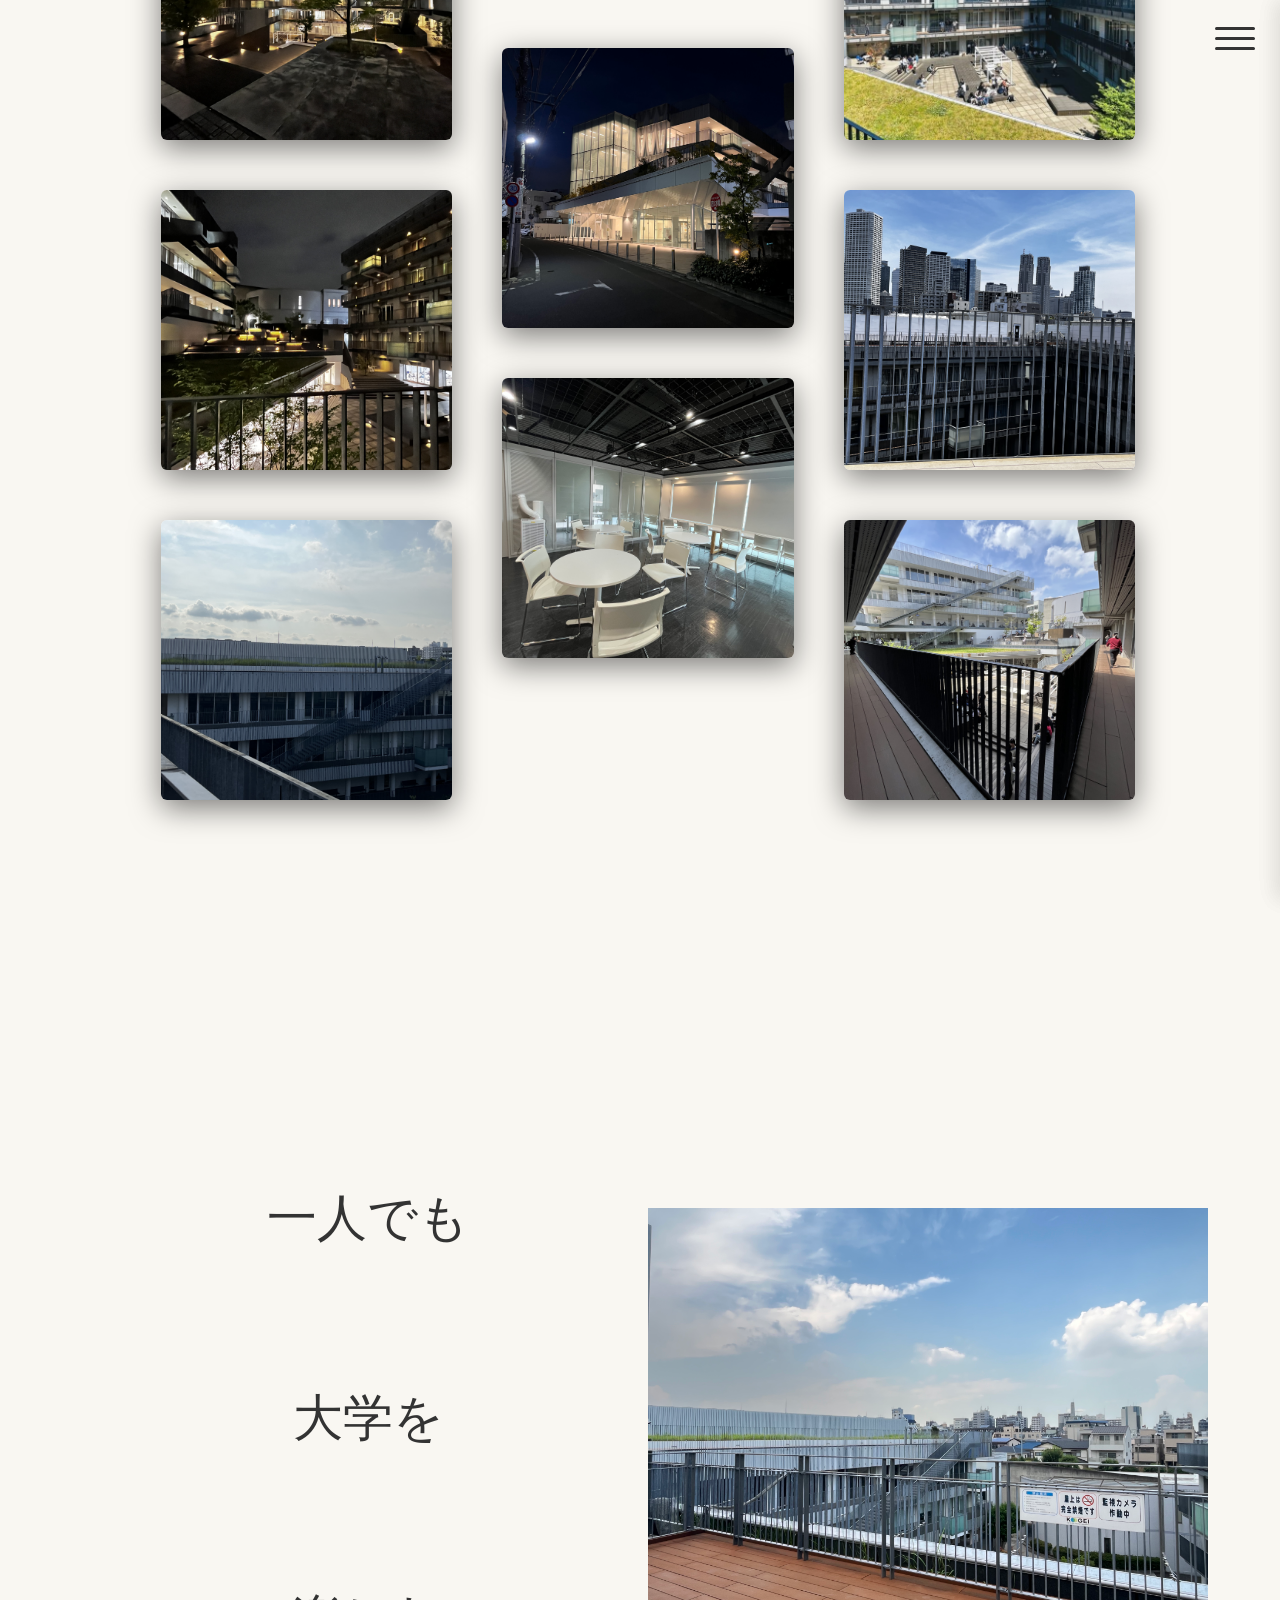
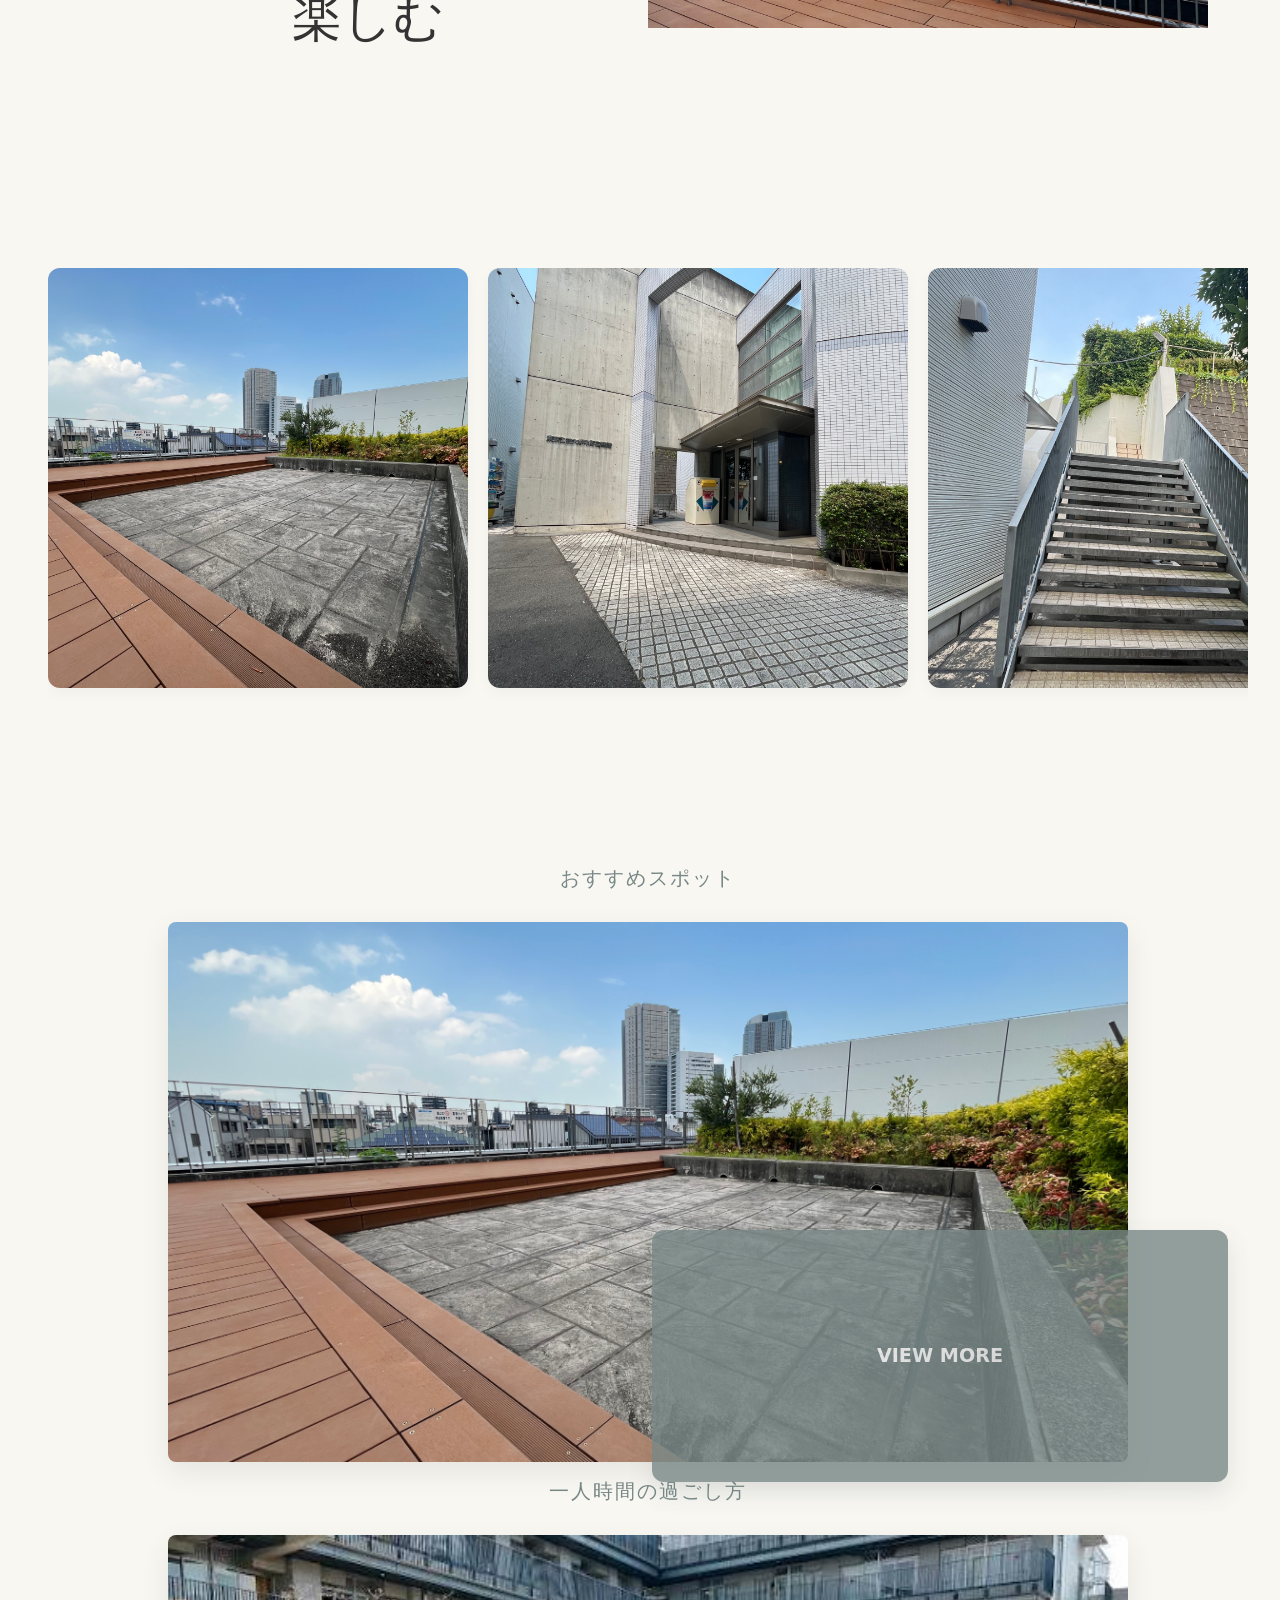
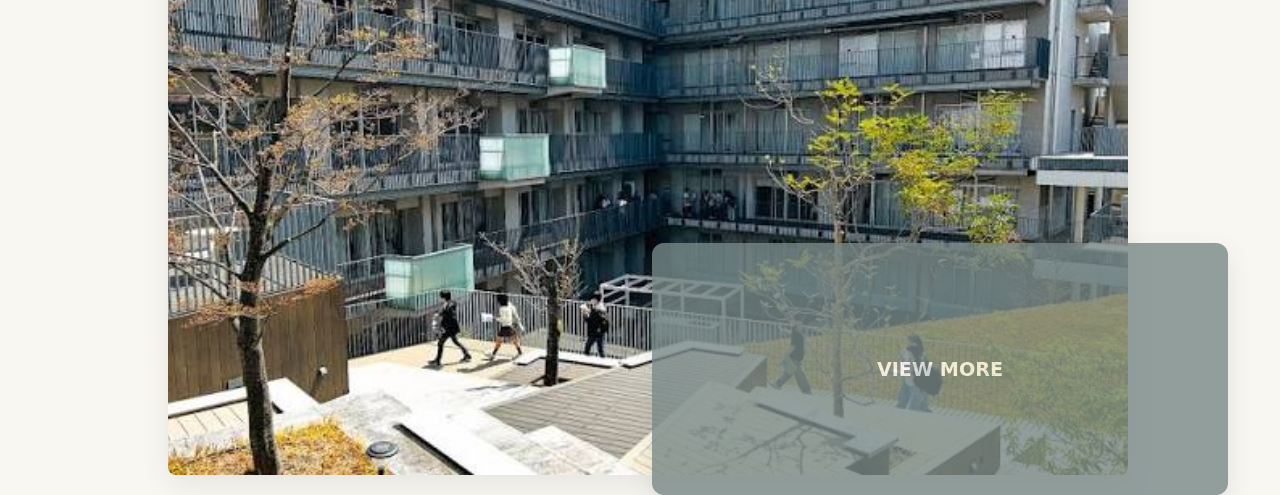
<file: index.html>
<!doctype html>
<html lang="ja">
  <head>
    <meta charset="utf-8" />
    <title>大学一人ガイド</title>
    <link rel="stylesheet" href="css/style.css" />
  </head>
  
  <body>
      <header id="header">
     <div class="menu">
  <input type="checkbox" id="menu-toggle" hidden>
  <label class="menu-icon" for="menu-toggle">
    <span></span>
    <span></span>
    <span></span>
  </label>

  <div class="overlay"></div>
  <nav class="menu">

    <ul>
      <li><a href="index.html">Home</a></li>
      <li><a href="spot.html">おすすめスポット</a></li>
      <li><a href="todo.html">やること</a></li>
    </ul>
  </nav>
</div>
      </header>
      <main>

<section class="parallax-gallery">

  <div class="column col-side">
    <img src="images/IMG_8331.jpg" alt="">
    <img src="images/IMG_8333.jpg" alt="">
    <img src="images/IMG_8829.jpg" alt="">

  </div>

  <div class="column col-center">
    <img src="images/IMG_9906.jpg" alt="">
    <img src="images/IMG_1278.jpg" alt="">
  </div>

  <div class="column col-side">
    <img src="images/IMG_1286 (1).jpg" alt="">
    <img src="images/IMG_8453.jpg" alt="">
    <img src="images/IMG_0566.jpg" alt="">
  </div>
</section>        

        <section class="tanosimu">
          <div class="text">
            <p>
              一人でも
              <br />
              大学を
              <br />
              楽しむ
            </p>
          </div>

<div class="photo">
  <img src="images/IMG_1268.jpg" alt="" class="main-img" />
</div>

 </section>

<section class="slideshow">

  <div class="track">
    <div class="box"><img src="images/IMG_1276.jpg" alt=""></div>
    <div class="box"><img src="images/IMG_1265.jpg" alt=""></div>
    <div class="box"><img src="images/IMG_1263.jpg" alt=""></div>
    <div class="box"><img src="images/IMG_1278.jpg" alt=""></div>
  </div>

</section>

<section class="matome"></section>
   <h2 class="title">おすすめスポット</h2>

          <div class="image">
       <img src="images/IMG_1276.jpg" alt="おすすめスポット" class="card-img-back" />
            <a href="spot.html" class="tobu">
              <span class="view">VIEW MORE</span>
            </a>

          </div>

        </section>

        <section class="card-section"></section>
          <h2 class="title">一人時間の過ごし方</h2>

          <div class="image">
           <img src="images/images (41).jpg" alt="" class="card-img-back" />
            <a href="todo.html" class="tobu">
 <span class="view">VIEW MORE</span>

            </a>
          </div>
        </section>
      </main>
    </div>

  </body>

</html>
</file>
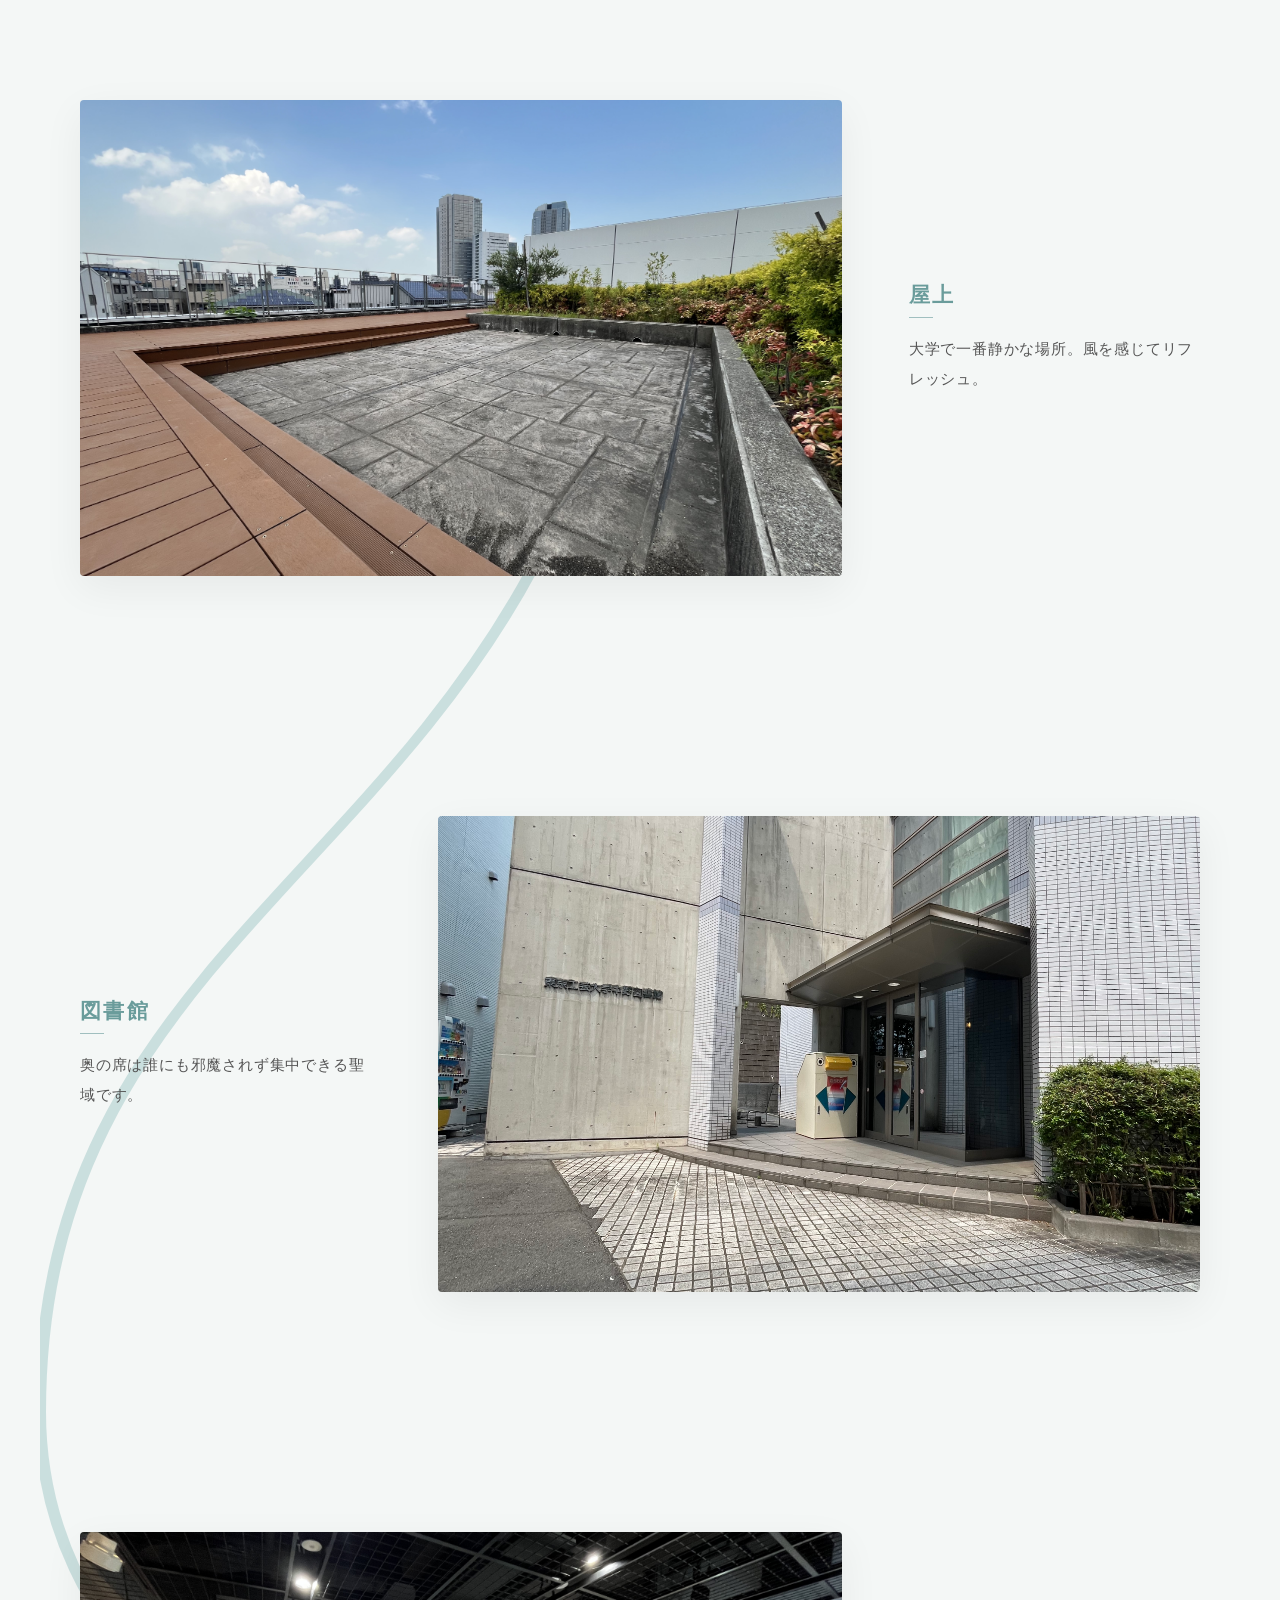
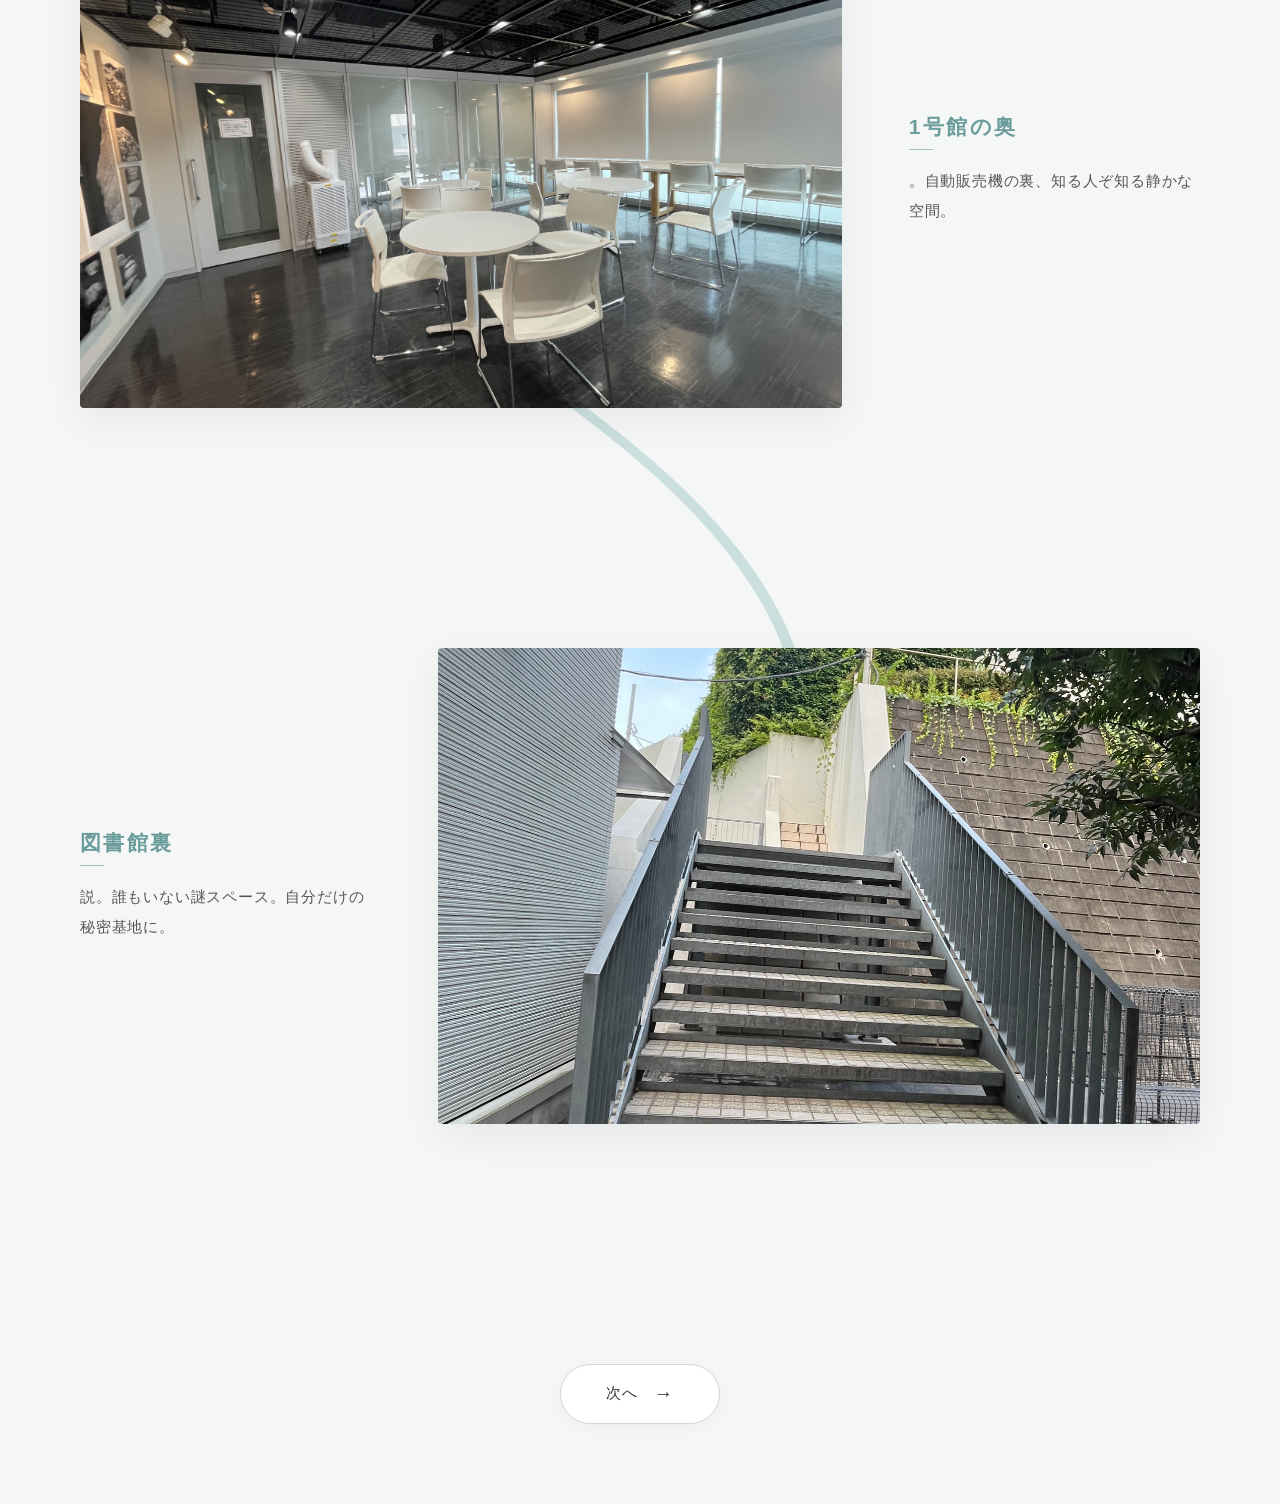
<file: spot.html>
<html>
<html lang="ja">
  <head>
    <meta charset="utf-8" />
    <title>大学一人ガイド</title>
    <link rel="stylesheet" href="css/spot.css" />
  </head>
<section class="timeline-container">

    <svg class="timeline-line" viewBox="0 0 400 1400" preserveAspectRatio="none">
        <path d="M 200 0 C 200 400, 0 400, 0 700 S 400 1000, 200 1400" stroke="#a2c9c8" stroke-width="4" fill="none" />
    </svg>

    <div class="spot-item">
        <img src="images/IMG_1277.jpg" alt="屋上" class="spot-image">
        <div class="spot-text">
            <span class="spot-badge">屋上</span>
            <p>大学で一番静かな場所。風を感じてリフレッシュ。</p>
        </div>
    </div>
   

    <div class="spot-item">
        <div class="spot-text">
            <span class="spot-badge">図書館</span>
            <p>奥の席は誰にも邪魔されず集中できる聖域です。</p>
        </div>
        <img src="images/IMG_1265.jpg" alt="図書館" class="spot-image">
    </div>
    

    <div class="spot-item">
        <img src="images/IMG_1279.jpg" alt="1号館の奥" class="spot-image">
        <div class="spot-text">
            <span class="spot-badge">1号館の奥</span>
            <p>。自動販売機の裏、知る人ぞ知る静かな空間。</p>
        </div>
    </div>

    <div class="spot-item">
        <div class="spot-text">
            <span class="spot-badge">図書館裏</span>
            <p>説。誰もいない謎スペース。自分だけの秘密基地に。</p>
        </div>
        <img src="images/IMG_1263.jpg" alt="図書館裏" class="spot-image">
    </div>

</section>
   <div class="page-navigation">
            <a href="todo.html" class="next-page-btn">
                <span class="btn-text">次へ</span>
                <span class="btn-arrow">&rarr;</span>
            </a>
        </div>
</html>
</file>
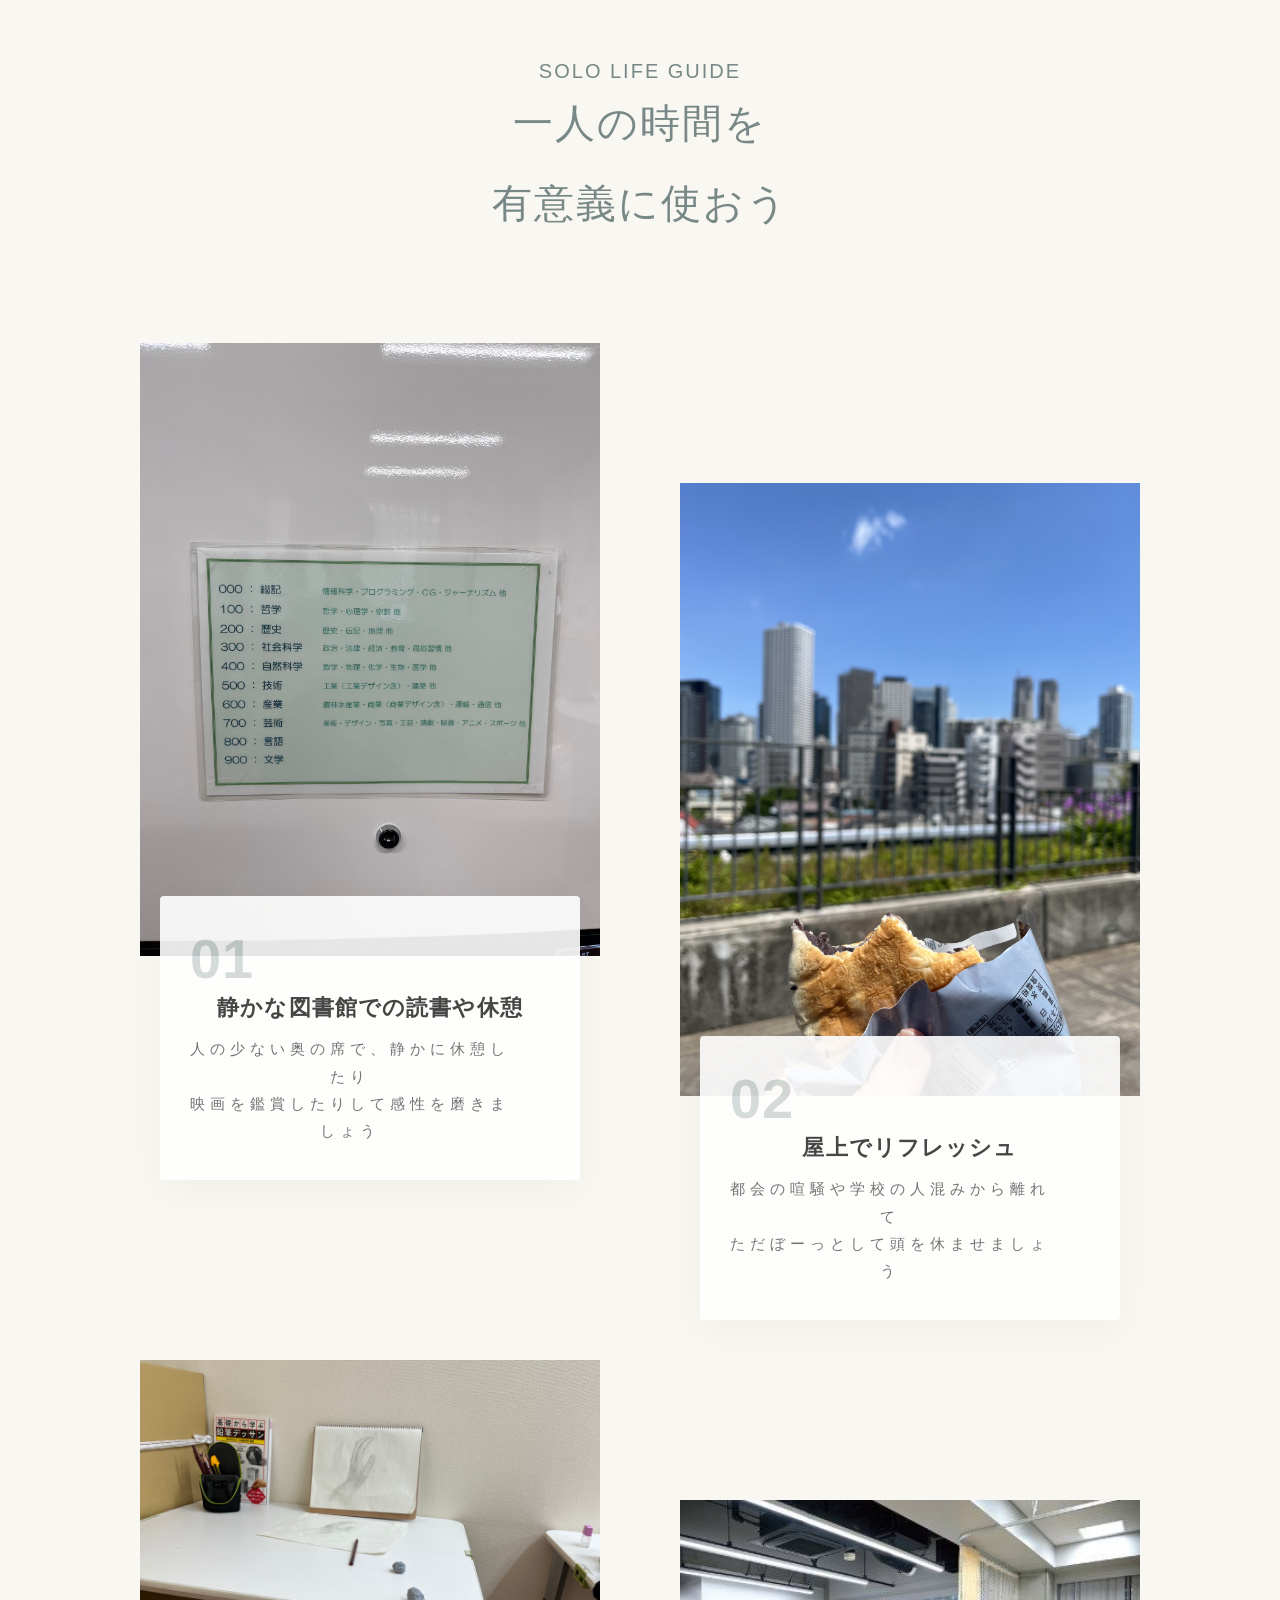
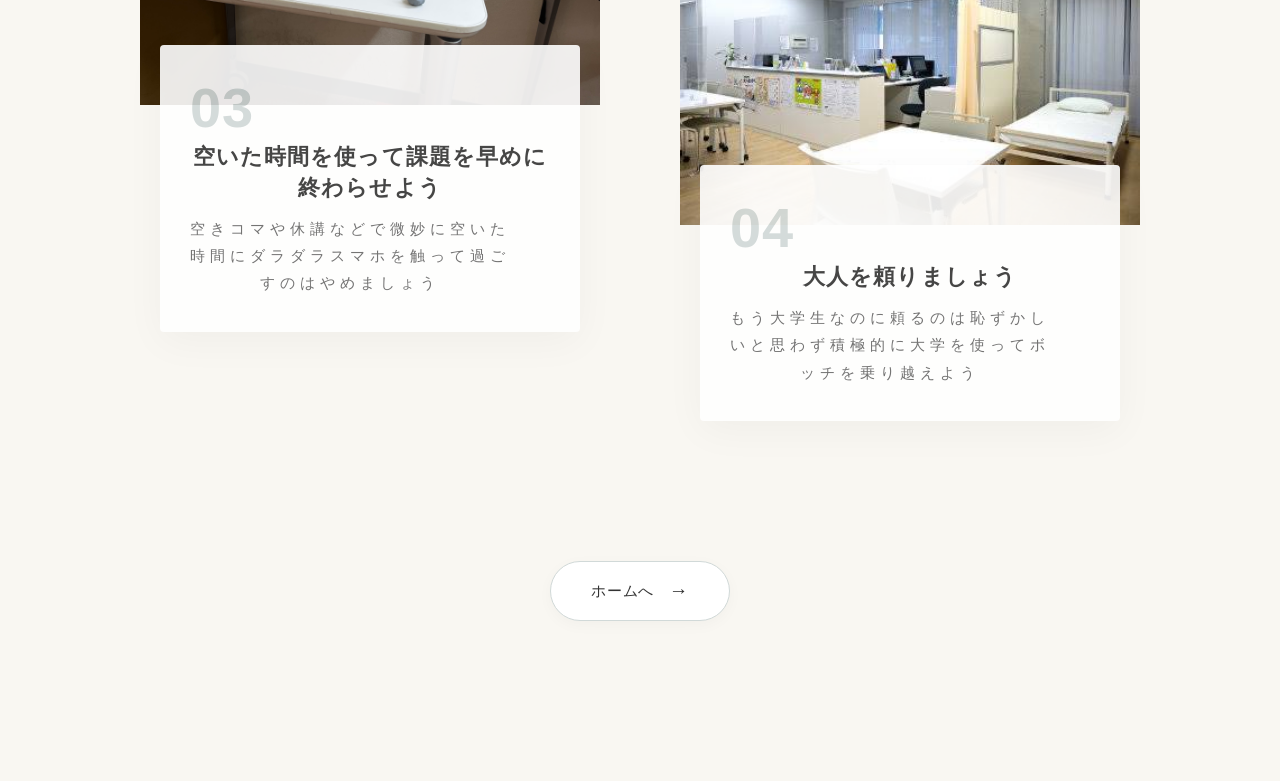
<file: todo.html>
<!DOCTYPE html>
<html lang="ja">
<head>
    <meta charset="utf-8">
    <meta name="viewport" content="width=device-width, initial-scale=1.0">
    <title>一人で楽しむ大学生活 - ガイド</title>
    <link rel="stylesheet" href="css/style.css">
    <link rel="stylesheet" href="css/todo.css">
</head>
<body class="todo">


    <main class="copy">
        

        <div class="title">
            <span class="sub-title">SOLO LIFE GUIDE</span>
            <h1> 一人の時間を <br>有意義に使おう</h1>
        </div>

        <div class="grid-container">

            <div class="grid-item item-01">
                <img src="images/IMG_1173.jpg" alt="屋上" class=".img-placeholder">
                <div class="content">
                    <span class="number">01</span>
                    <h2>静かな図書館での読書や休憩</h2>
                    <p>人の少ない奥の席で、静かに休憩したり<br>映画を鑑賞したりして感性を磨きましょう</p>
                </div>
            </div>

            <div class="grid-item item-02">
               
                <img src="images/IMG_0984.jpg" alt="屋上" class=".img-placeholder">
                <div class="content">
                    <span class="number">02</span>
                    <h2>屋上でリフレッシュ</h2>
                    <p>都会の喧騒や学校の人混みから離れて<br>ただぼーっとして頭を休ませましょう</p>
                </div>
            </div>

     
            <div class="grid-item item-03">
               <img src="images/IMG_0549.jpg" alt="屋上" class=".img-placeholder">
                <div class="content">
                    <span class="number">03</span>
                    <h2>空いた時間を使って課題を早めに終わらせよう</h2>
                    <p>空きコマや休講などで微妙に空いた時間にダラダラスマホを触って過ごすのはやめましょう</p>
                </div>
            </div>
            
           
            <div class="grid-item item-04">
               <img src="images/images (40).jpg" alt="屋上" class=".img-placeholder"> 
                <div class="content">
                    <span class="number">04</span>
                    <h2>大人を頼りましょう</h2>
                    <p>もう大学生なのに頼るのは恥ずかしいと思わず積極的に大学を使ってボッチを乗り越えよう</p>
                </div>
            </div>
        </div>
   <div class="page-navigation">
            <a href="index.html" class="next-page-btn">
                <span class="btn-text">ホームへ</span>
                <span class="btn-arrow">&rarr;</span>
            </a>
        </div>
    </main>

</body>
</html>
</file>
<file: css/style.css>
@charset "utf-8";



body {
  width: 100%;
  height: 100%;
  font-family: system-ui, -apple-system, sans-serif;
  background-color: #F9F7F2;
  color: #333333;
}



.menu-icon {
  width: 40px;
  height: 30px;
  position: fixed;
  top: 20px;
  right: 25px;
  cursor: pointer;
  z-index: 3;
  display: inline-block;
}

.menu-icon span {
  display: block;
  height: 3px;
  margin: 7px 0;
  background: #333;
  border-radius: 2px;
  transition: 0.4s cubic-bezier(0.4, 0, 0.2, 1);
}

#menu-toggle:checked + .menu-icon span:nth-child(1) {
  transform: translateY(10px) rotate(45deg);
}
#menu-toggle:checked + .menu-icon span:nth-child(2) {
  opacity: 0;
}
#menu-toggle:checked + .menu-icon span:nth-child(3) {
  transform: translateY(-10px) rotate(-45deg);
}

.overlay {
  position: fixed;
  inset: 0;
  background: rgba(0, 0, 0, 0.4);
  backdrop-filter: blur(2px);
  opacity: 0;
  pointer-events: none;
  transition: 0.4s ease;
  z-index: 1;
}

#menu-toggle:checked ~ .overlay {
  opacity: 1;
  pointer-events: auto;
}



.menu {
  position: fixed;
  top: 0;
  right: -280px;
  width: 280px;
  height: 100%;
  background: #fff;
  box-shadow: -5px 0 20px rgba(0, 0, 0, 0.06);
  transition: right 0.4s cubic-bezier(0.4, 0, 0.2, 1);
  z-index: 2;
}

#menu-toggle:checked ~ .menu {
  right: 0;
}

.menu ul {
  list-style: none;
  padding: 80px 30px;
  margin: 0;
}

.menu li {
  margin: 25px 0;
}

.menu a {
  text-decoration: none;
  color: #333;
  font-size: 1.1rem;
  font-weight: 500;
  transition: color 0.3s;
}

.menu a:hover {
  color: #788887;
}

#header {
  display: flex;
  justify-content: space-between;
  align-items: center;
  padding: 20px;
}



.parallax-gallery {
  display: flex;
  justify-content: center;
  gap: 50px;
  background-color: #F9F7F2;
  padding: 0 80px;
}


.column {
  display: flex;
  flex-direction: column;
  gap: 50px;
  width: 26%;

}


.column img {
  width: 100%;
  height: 280px;
  object-fit: cover;
  border-radius: 6px;
  box-shadow: 0 8px 30px rgba(0, 0, 0, 0.5);
transition: transform 0.3s cubic-bezier(0.25, 1, 0.5, 1), box-shadow 0.3s ease;
  cursor: pointer;
}


.col-side {
  transform: translateY(-20%);
}

.column img:hover {
  transform: translateY(-12px);
  box-shadow: 0 18px 40px rgba(0, 0, 0, 0.8);
}

.main-img-wrapper {
  max-width: 800px;
  margin: 0 auto;  
}



.main-img {
  width: 100%;
  height: auto;    
  display: block;
}



.tanosimu {
  display: flex;
  align-items: center;
  padding: 80px 80px;
  max-width: 100%;
  margin: 0 auto;
}


.tanosimu .text {
  width: 50%;
  text-align: center;
  line-height: 4;
  font-size: 50px;
  font-weight: 300;

}

.tanosimu .photo {
  width: 50%;

}

.slideshow {
  padding: 20px 40px;
  width: 100%;
  box-sizing: border-box;
}

.track {
  display: flex;
  gap: 20px;
  overflow-x: auto;
  scroll-snap-type: x mandatory;
  padding-bottom: 20px;
  -webkit-overflow-scrolling: touch;
}
.track::-webkit-scrollbar {
  height: 6px;
}
.track::-webkit-scrollbar-thumb {
  background: #d1d9d8;
  border-radius: 3px;
}
.track .box {
  min-width: 35%;
  background-color: #EAE8E3;
  aspect-ratio: 1 / 1;
  scroll-snap-align: start;
  border-radius: 12px;
  box-shadow: 0 4px 15px rgba(0, 0, 0, 0.04);
  overflow: hidden;
}

.track .box img {
  width: 100%;
  height: 100%;
  object-fit: cover;
  display: block;
}

.matome {
  padding: 60px 20px;
  text-align: center;
}

.title {
  font-size: 20px;
  font-weight: 500;
  letter-spacing: 0.1em;
  color: #788887;
  margin-bottom: 30px;
  text-transform: uppercase;
  text-align: center;
}


.image {
  position: relative;
  width: 75%;
  margin: 0 auto;
}

.card-img-back {
  width: 100%;
  aspect-ratio: 16 / 9;
  object-fit: cover;    
  display: block;
  border-radius: 8px;  
  box-shadow: 0 10px 30px rgba(0, 0, 0, 0.08);
}



.tobu {

  background-color: #788887;
  color: #fff;
  width: 60%;
  aspect-ratio: 128 / 56;
  display: flex;
  justify-content: center;
  align-items: center;
  padding-bottom: 0;
  font-weight: 600;
  position: absolute;
    bottom: -20px;
  right: -100px;
   border-radius: 12px;
  box-shadow: 0 10px 25px rgba(120, 136, 135, 0.25);
  transition: all 0.3s cubic-bezier(0.4, 0, 0.2, 1);
  font-size: 1.2rem;
 opacity: 0.8;
 text-decoration: none;
}



.tobu:hover {
  background-color: #6a7978;
  transform: translateY(-3px);
  box-shadow: 0 15px 30px rgba(120, 136, 135, 0.35);
  opacity: 0.8;
}




@media screen and (max-width: 768px) {
  
  .parallax-gallery {
    flex-direction: column;
    padding: 0 20px;
    gap: 20px;
  }

  .column {
    width: 100%;
    gap: 20px;
  }

  .col-side {
    transform: translateY(0); 
  }

  .column img {
    height: 200px;
  }


  .tanosimu {
    flex-direction: column;
    padding: 40px 20px;
    gap: 30px;
  }

  .tanosimu .text {
    width: 100%;
    font-size: 1.8rem;
    line-height: 2;
  }

  .main-img-wrapper {
    width: 100%;
  }


  .slideshow-section {
    padding: 20px;
  }

  .slideshow-track .box {
    min-width: 75%; 
  }


  .card-content {
    width: 100%;
  }

  .card-front {
    width: 70%;
    right: 0;
    bottom: -15px;
    font-size: 1rem;
  }
}
</file>
<file: css/spot.css>
@charset "utf-8";

body {
    background-color: #f4f7f6; 
    color: #333;
    font-family: "Helvetica Neue", Arial, "Hiragino Kaku Gothic ProN", "Hiragino Sans", sans-serif;
    margin: 0;
    padding: 0;
    letter-spacing: 0.05em;
}


.timeline-container {
    position: relative;
    max-width: 1200px;
    margin: 100px auto;
    padding: 0 40px;
    box-sizing: border-box;
}


.spot-item {
    display: flex;
    align-items: center;
    justify-content: space-between;
    gap: 60px;
    margin-bottom: 240px; 
}


.spot-image {
    width: 68%;
    aspect-ratio: 16 / 10; 
    border-radius: 4px;   
    object-fit: cover;
    box-shadow: 0 12px 40px rgba(0, 0, 0, 0.06); 
    transition: transform 0.6s cubic-bezier(0.16, 1, 0.3, 1), box-shadow 0.6s ease;
}


.spot-image:hover {
    transform: scale(1.015);
    box-shadow: 0 20px 50px rgba(0, 0, 0, 0.12);
}


.spot-text {
    width: 26%;
    flex-shrink: 0;
}


.spot-badge {
    display: block;
    color: #6a9c9b;
    font-weight: 600;
    font-size: 1.3rem;
    letter-spacing: 0.12em;
    margin-bottom: 16px;
    position: relative;
}


.spot-badge::after {
    content: "";
    display: block;
    width: 24px;
    height: 1px;
    background-color: #6a9c9b;
    margin-top: 8px;
    opacity: 0.6;
}

.spot-text p {
    line-height: 2;
    color: #555;
    font-size: 0.95rem;
    font-weight: 300;
    margin: 0;
}


.timeline-line {
    position: absolute;
    top: 0;
    left: 0;
    width: 100%;
    height: 100%;
    z-index: -1;
    opacity: 0.5; 
}

.page-navigation {
    display: flex;
    justify-content: center;
    margin-top: 100px; 
    margin-bottom: 80px;
}

.next-page-btn {
    display: inline-flex;
    align-items: center;
    gap: 15px;
    padding: 18px 45px;
    background-color: #ffffff;
    color: #333333;
    border: 1px solid #d1d9d8;
    border-radius: 50px; 
    font-size: 0.95rem;
    letter-spacing: 0.1em;
    text-decoration: none;
    box-shadow: 0 4px 15px rgba(0, 0, 0, 0.03);
    transition: all 0.4s cubic-bezier(0.16, 1, 0.3, 1);
}

.next-page-btn:hover {
    background-color: #788887; 
    color: #ffffff;
    border-color: #788887;
    transform: translateY(-3px);
    box-shadow: 0 8px 25px rgba(120, 136, 135, 0.25);
}

.btn-arrow {
    font-size: 1.2rem;
    transition: transform 0.3s ease;
}

.next-page-btn:hover .btn-arrow {
    transform: translateX(6px); 
}


@media screen and (max-width: 768px) {
    .timeline-container {
        padding: 40px 20px;
        margin: 40px auto;
    }

    .timeline-line {
        display: none;
    }

    .spot-item {
        flex-direction: column !important;
        gap: 20px;
        margin-bottom: 80px;
        text-align: left; 
    }

    .spot-image {
        width: 100%;
        aspect-ratio: 4 / 3;
    }

    .spot-text {
        width: 100%;
    }
}
</file>
<file: css/todo.css>
@charset "utf-8";


.todo {
    background-color: #F9F7F2;
    color: #333333;
    margin: 0;
    padding: 0;
    font-family: sans-serif;
    letter-spacing: 0.05em;
}


 .copy{
    max-width: 1000px;
    margin: 0 auto;
    padding: 60px 40px 120px;
}

.title {
    text-align: center;
    margin-bottom: 100px;
}

title .sub-title {
    display: inline-block;
    font-size: 0.85rem;
    letter-spacing: 0.2em;
    color: #788887;
    margin-bottom: 15px;
    text-transform: uppercase;
}

.title h1 {
    font-size: 2.5rem;
    font-weight: normal;
    line-height: 2;
    margin: 0;
}


.grid-container {
    display: grid;
    grid-template-columns: repeat(2, 1fr);
    gap: 120px 80px; 
    
}

.grid-item {
    display: flex;
    flex-direction: column;
    min-width: 0;
    
}


.item-02 { margin-top: 140px; } 
.item-03 { margin-top: -80px; }  
.item-04 { margin-top: 60px; }   


.img-placeholder {
    width: 100%;
    aspect-ratio: 3 / 4; 
    object-fit: cover; 
    max-width: 100%; 
    display: block;
    border-radius: 8px;
    margin-bottom: 24px;
    box-shadow: 0 4px 20px rgba(0, 0, 0, 0.04);
   
}

.content {
    padding: 0 10px;
    z-index: 3;
    background: #ffffff;
    opacity: 90%;
    padding: 35px 30px;
    margin: -60px 20px 0 20px; 
    border-radius: 4px;
    box-shadow: 0 10px 40px rgba(0,0,0,0.04);
}

.number {
    font-size: 3.5rem;
    font-weight: 800;
    color: #d1d9d8;
    line-height: 1;
    display: block;
    margin-bottom: 5px;
}

.content h2 {
    font-size: 1.4rem;
    margin: 0 0 12px 0;
    letter-spacing: 0.05em;
    text-align: center;
}

.content p {
    font-size: 0.95rem;
    line-height: 1.8;
    color: #666;
    margin: 0;
    max-width: 320px;
    text-align: center;
    letter-spacing: 5px;
}



.page-navigation {
    display: flex;
    justify-content: center;
    margin-top: 140px; 
    margin-bottom: 40px;
}

.next-page-btn {
    display: inline-flex;
    align-items: center;
    gap: 15px;
    padding: 18px 40px;
    background-color: #ffffff;
    color: #333333;
    border: 1px solid #d1d9d8;
    border-radius: 50px; 
    font-size: 0.95rem;
    letter-spacing: 0.05em;
    text-decoration: none;
    box-shadow: 0 4px 15px rgba(0, 0, 0, 0.03);
    transition: all 0.3s ease;
}

.next-page-btn:hover {
    background-color: #788887; 
    color: #ffffff;
    border-color: #788887;
    transform: translateY(-2px); 
    box-shadow: 0 6px 20px rgba(0, 0, 0, 0.08);
}

.btn-arrow {
    font-size: 1.2rem;
    transition: transform 0.3s ease;
}

.next-page-btn:hover .btn-arrow {
    transform: translateX(5px); 
}


@media screen and (max-width: 768px) {
  .editorial-container {
    padding: 40px 20px 80px;
  }

  .editorial-header {
    margin-bottom: 50px;
  }

  .editorial-header h1 {
    font-size: 1.8rem;
  }


  .grid-container {
    grid-template-columns: 1fr;
    gap: 60px;
  }

  
  .item-02,
  .item-03,
  .item-04 {
    margin-top: 0;
  }

  .content p {
    max-width: 100%;
    
  }

  .page-navigation {
    margin-top: 60px;
  }
}
</file>
